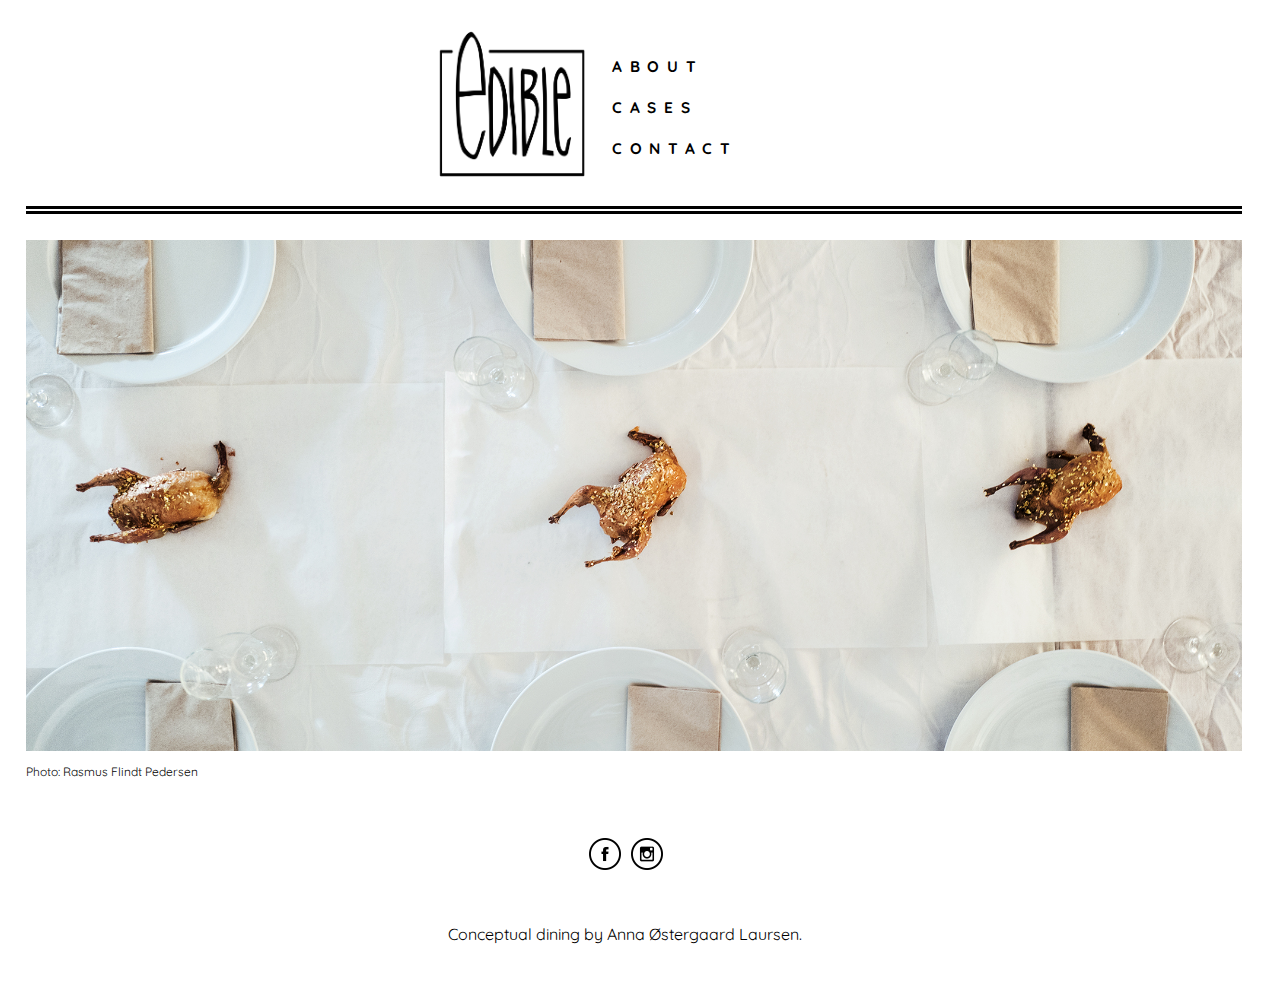
<file: index.html>
<!DOCTYPE html>
<html lang="en">

<head>
    <meta charset="UTF-8">
    <link rel="stylesheet" href="index.css">
    <link href="https://fonts.googleapis.com/css?family=Quicksand" rel="stylesheet">

    <link href="https://fonts.googleapis.com/css?family=Quicksand:700" rel="stylesheet">

    <meta name="viewport" content="width=device-width, initial-scale=1">

    <title>edible</title>
</head>

<body>

    <!--   Navigationslinks og logo-->
    <header>
        <div class="links">
            <div class="logo">






                <a href="index.html"><img src="pics/logo.png" alt></a>



            </div>
            <nav>

                <a href="about.html">ABOUT</a>



                <a href="cases.html">CASES</a>
                <a href="contact.html">CONTACT</a>

            </nav>
        </div>
    </header>

    <!--    de to streger under navigation-->

    <div class="topbox"></div>
    <!--forside billed-->

    <div class="frontpic">

    </div>
    <div class="billedtext">
        <p>Photo: Rasmus Flindt Pedersen</p>
    </div>



    <!--Facebook instagram-->
    <div class="sociallink">
        <div class="facebook">


            <a href="https://www.facebook.com/madingenioeren/?pnref=about.overview"><img src="pics/facebook.png" alt></a>

        </div>
        <div class="instagram">


            <a href="https://www.instagram.com/edible_cph/"><img src="pics/intsagram.png" alt></a>


        </div>

    </div>
    <!--   -->
    <footer>
        <p>Conceptual dining by Anna Østergaard Laursen.</p>
    </footer>




</body>

</html>
</file>
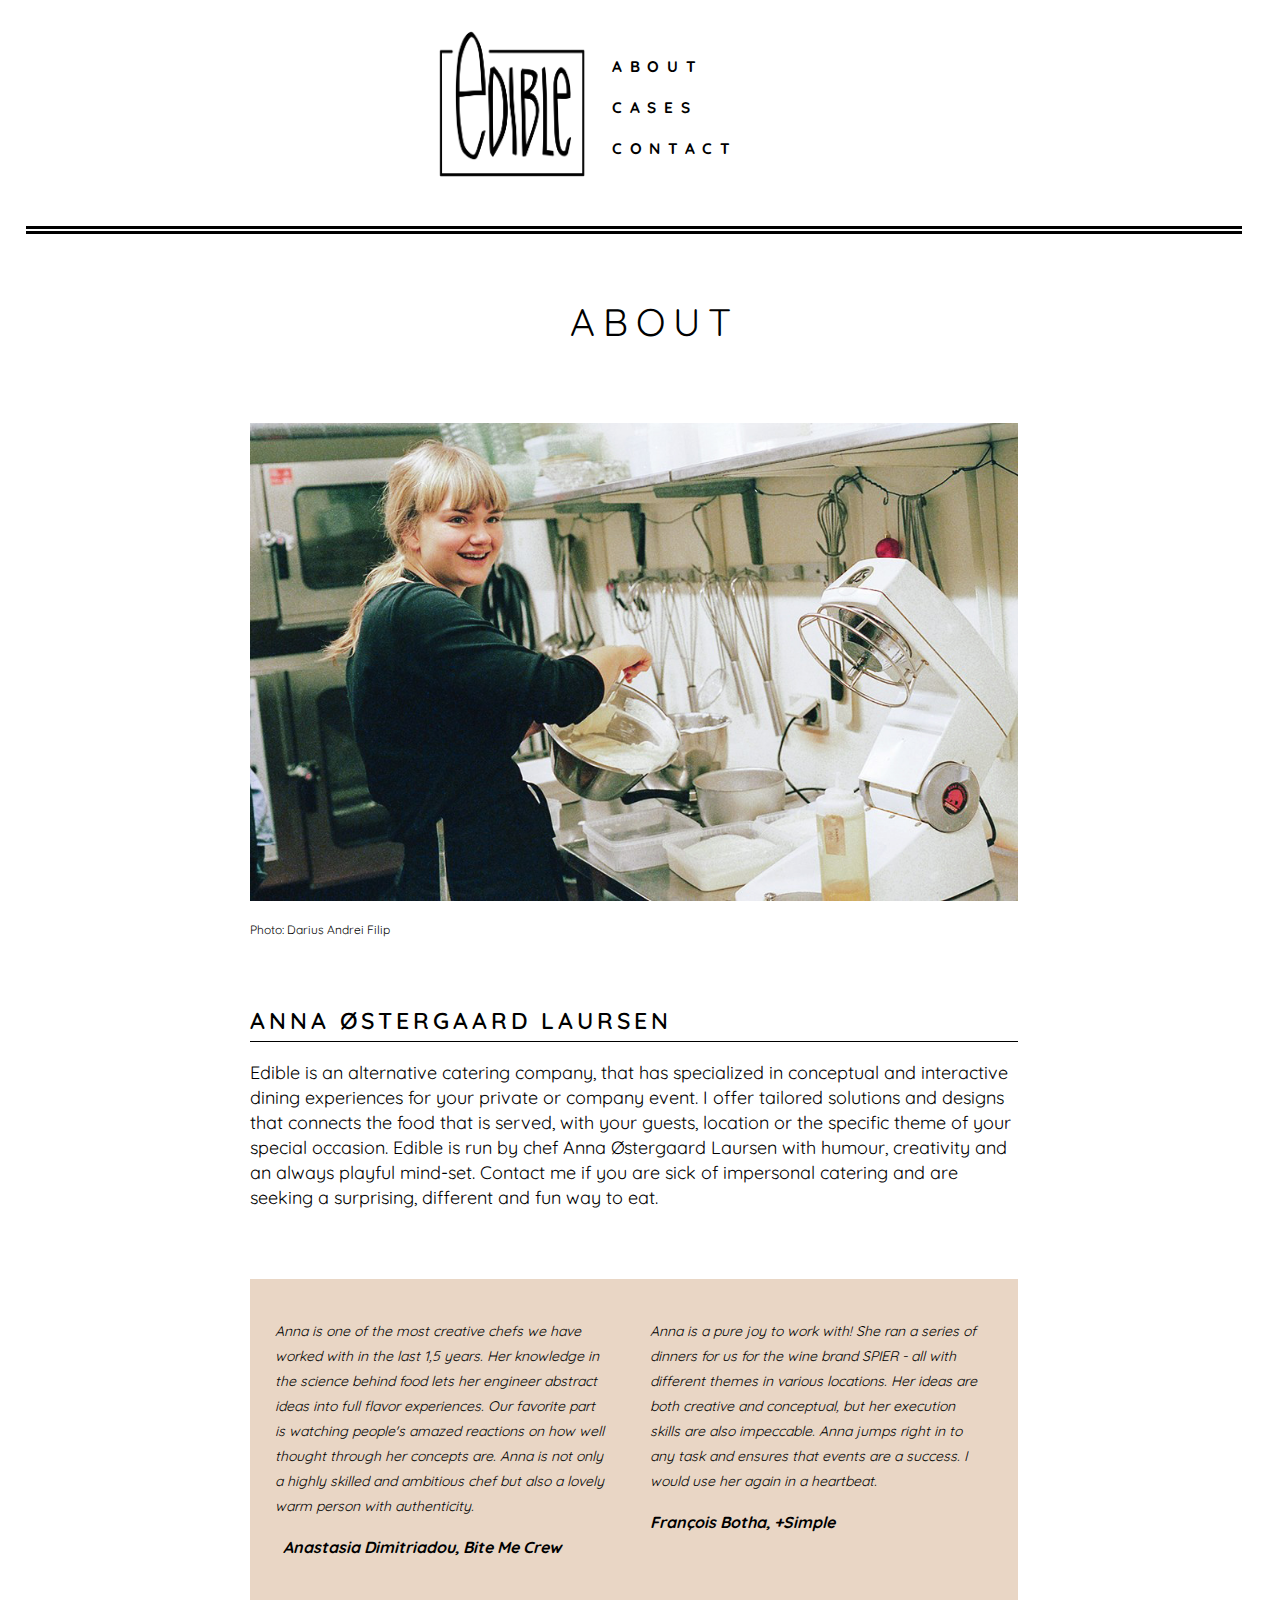
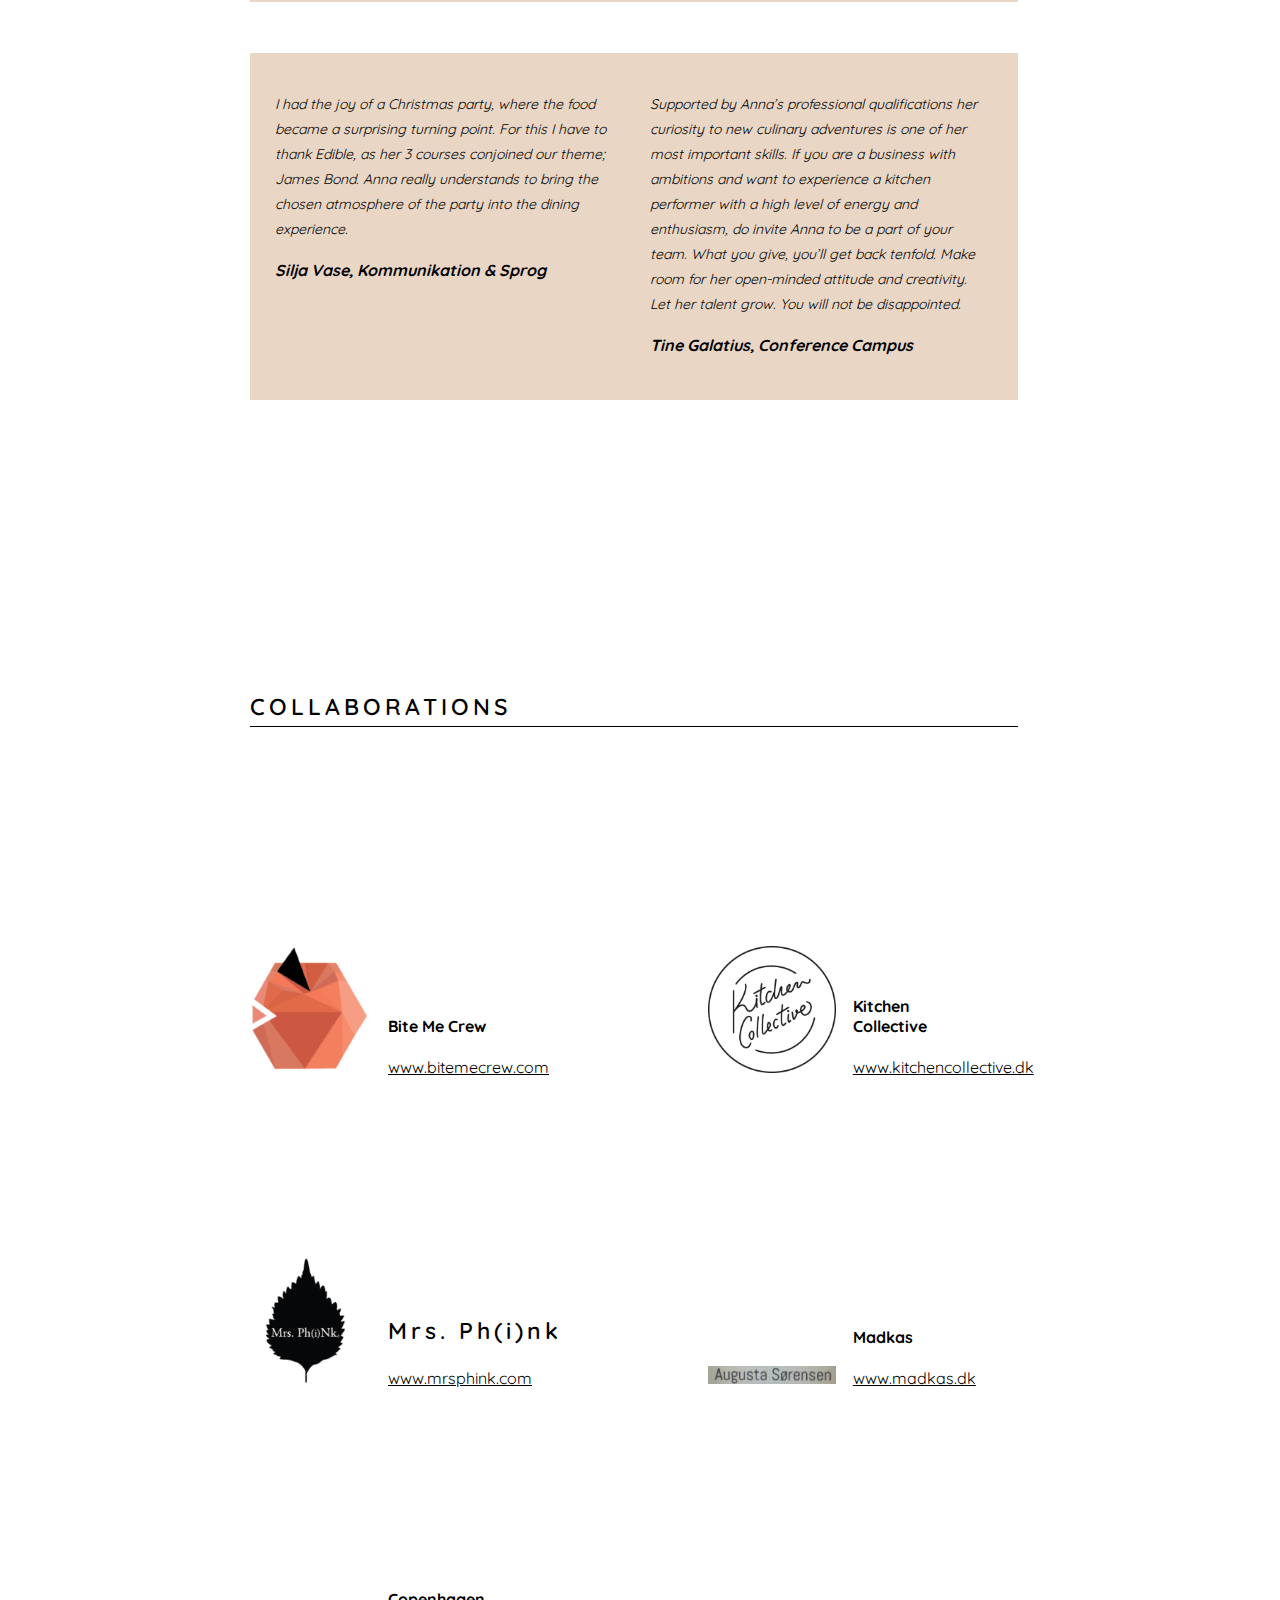
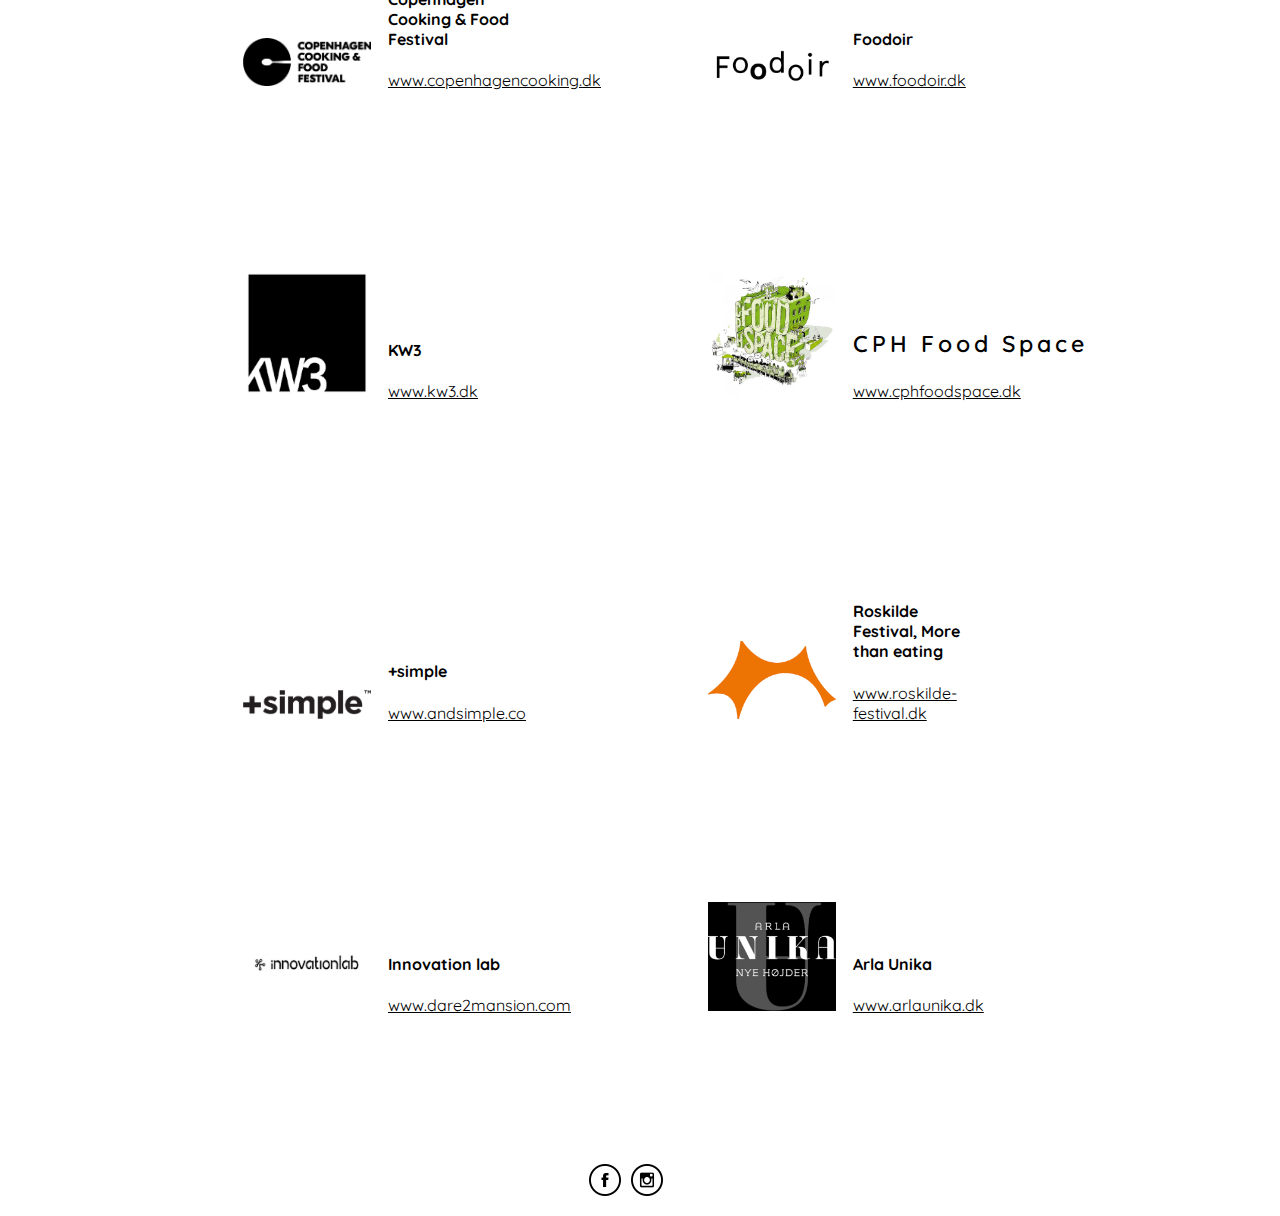
<file: about.html>
<!DOCTYPE html>
<html lang="en">

<head>
    <meta charset="UTF-8">
    <link rel="stylesheet" href="about.css">
    <link href="https://fonts.googleapis.com/css?family=Quicksand" rel="stylesheet">

    <link href="https://fonts.googleapis.com/css?family=Quicksand:700" rel="stylesheet">
    <meta name="viewport" content="width=device-width, initial-scale=1">
    <title>edible</title>
</head>

<body>
    <header>


        <!--   Navigationslinks og logo-->
        <div class="links">
            <div class="logo">
                <a href="index.html"><img src="pics/logo.png" alt></a>
            </div>
            <nav>

                <a href="about.html">ABOUT</a>
                <a href="cases.html">CASES</a>
                <a href="contact.html">CONTACT</a>

            </nav>
        </div>
    </header>
    <!--de to streger under navigation-->
    <div class="topbox"></div>

    <h1>ABOUT</h1>
    <!--Billed af anna-->
    <div class="sectionwrapper_about">
        <div class="billed_anna">
            <img src="pics/anna2.jpg" alt>
            <div class="billedtext">
                <p> Photo: Darius Andrei Filip</p>

            </div>

        </div>




        <div class="textbox_about">

            <h2>ANNA ØSTERGAARD LAURSEN</h2>
            <!--streg under underoverskrift-->
            <div class="streg"></div>


            <!--om anna-->
            <div class="text_about">
                <p>
                    Edible is an alternative catering company, that has specialized in conceptual and interactive dining experiences for your private or company event. I offer tailored solutions and designs that connects the food that is served, with your guests, location or the specific theme of your special occasion. Edible is run by chef Anna Østergaard Laursen with humour, creativity and an always playful mind-set. Contact me if you are sick of impersonal catering and are seeking a surprising, different and fun way to eat.


                </p>
                <!--Reviews-->



            </div>
        </div>
    </div>

    <!--    bitme og simple-->
    <div class="sectionwrapper_biteme_simple">

        <div class="bitme">

            <p>

                Anna is one of the most creative chefs we have worked with in the last 1,5 years. Her knowledge in the science behind food lets her engineer abstract ideas into full flavor experiences. Our favorite part is watching people's amazed reactions on how well thought through her concepts are. Anna is not only a highly skilled and ambitious chef but also a lovely warm person with authenticity. </p>
            <div class="afsender">
                <p>  Anastasia Dimitriadou, Bite Me Crew </p>
            </div>




        </div>
        <div class="simple">


            <p>

                Anna is a pure joy to work with! She ran a series of dinners for us for the wine brand SPIER - all with different themes in various locations. Her ideas are both creative and conceptual, but her execution skills are also impeccable. Anna jumps right in to any task and ensures that events are a success. I would use her again in a heartbeat.
            </p>
            <div class="afsender">
                <p>François Botha, +Simple</p>
            </div>




        </div>

    </div>

    <!--    conference og silja-->
    <div class="sectionwrapper_conference_silja">
        <div class="silja">

            <p>


                I had the joy of a Christmas party, where the food became a surprising turning point. For this I have to thank Edible, as her 3 courses conjoined our theme; James Bond. Anna really understands to bring the chosen atmosphere of the party into the dining experience.
            </p>
            <div class="afsender">
                <p>Silja Vase, Kommunikation &amp; Sprog</p>
            </div>


        </div>

        <div class="conference">

            <p>

                Supported by Anna’s professional qualifications her curiosity to new culinary adventures is one of her most important skills. If you are a business with ambitions and want to experience a kitchen performer with a high level of energy and enthusiasm, do invite Anna to be a part of your team. What you give, you’ll get back tenfold. Make room for her open-minded attitude and creativity. Let her talent grow. You will not be disappointed. </p>
            <div class="afsender">
                <p> Tine Galatius, Conference Campus</p>
            </div>



        </div>







    </div>


    <!--samarbejder-->

    <div class="collabroations">
        <h3>COLLABORATIONS
        </h3>

        <div class="streg2"></div>


    </div>

    <!--    Bite me-->
    <div class="sectionwrapper_colla">
        <div class="logoref_col">
            <img src="pics/logo/biteme.png" alt>
            <div class="logoref_col_text">
                <h4>Bite Me Crew </h4>

                <a href="http://www.bitemecrew.com/">www.bitemecrew.com</a>
            </div>
        </div>

        <!--    kitchen collective-->
        <div class="logoref_col">
            <img src="pics/logo/kitchen.png" alt>
            <div class="logoref_col_text">

                <h4>Kitchen Collective</h4>

                <a href="http://www.kitchencollective.dk/">www.kitchencollective.dk</a>
            </div>
        </div>

    </div>

    <!--mrs. phink-->
    <div class="sectionwrapper_colla">
        <div class="logoref_col">
            <img src="pics/logo/phink.png" alt>
            <div class="logoref_col_text">

                <h3>Mrs. Ph(i)nk</h3>

                <a href="http://www.mrsphink.com/"> www.mrsphink.com</a>
            </div>
        </div>



        <!--madkas-->
        <div class="logoref_col">
            <img src="pics/logo/augusta.png" alt>
            <div class="logoref_col_text">

                <h4>Madkas </h4>

                <a href="http://www.madkas.dk/"> www.madkas.dk</a>
            </div>
        </div>
    </div>

    <div class="sectionwrapper_colla">
        <!--Copenahagen Cooking-->
        <div class="logoref_col">
            <img src="pics/logo/foodfestival.png" alt>
            <div class="logoref_col_text">

                <h4>Copenhagen Cooking &amp; Food Festival </h4>

                <a href="http://www.copenhagencooking.dk/"> www.copenhagencooking.dk</a>
            </div>
        </div>
        <!--Foodoir-->
        <div class="logoref_col">
            <img src="pics/logo/foodoir.png" alt>
            <div class="logoref_col_text">

                <h4>Foodoir </h4>

                <a href="http://www.foodoir.dk/"> www.foodoir.dk</a>
            </div>
        </div>
    </div>

    <div class="sectionwrapper_colla">
        <!--kw3-->
        <div class="logoref_col">
            <img src="pics/logo/kw3.png" alt>
            <div class="logoref_col_text">

                <h4>KW3 </h4>

                <a href="http://www.kw3.dk/">www.kw3.dk</a>
            </div>
        </div>
        <!--CPH Food space-->

        <div class="logoref_col">
            <img src="pics/logo/foodspace.png" alt>
            <div class="logoref_col_text">

                <h3>CPH Food Space</h3>

                <a href=" http://cphfoodspace.dk/"> www.cphfoodspace.dk</a>
            </div>
        </div>
    </div>

    <!--simple-->


    <div class="sectionwrapper_colla">
        <div class="logoref_col">
            <img src="pics/logo/simple.png" alt>
            <div class="logoref_col_text">

                <h4>+simple</h4>

                <a href="http://andsimple.co/">     www.andsimple.co</a>
            </div>
        </div>
        <!--roskilde festival-->

        <div class="logoref_col">
            <img src="pics/logo/ros.png" alt>
            <div class="logoref_col_text">

                <h4>Roskilde Festival, More than eating </h4>

                <a href="http://www.roskilde-festival.dk/"> www.roskilde-festival.dk</a>
            </div>
        </div>

    </div>

    <div class="sectionwrapper_colla">
        <!--innovation lab-->
        <div class="logoref_col">
            <img src="pics/logo/innovationlab.png" alt>
            <div class="logoref_col_text">

                <h4>Innovation lab </h4>

                <a href="http://dare2mansion.com/en/be- mansioner/">www.dare2mansion.com</a>
            </div>
        </div>

        <!--arla unika-->
        <div class="logoref_col">
            <img src="pics/logo/unika.png" alt>
            <div class="logoref_col_text">

                <h4>Arla Unika</h4>

                <a href="http://www.arlaunika.dk/">      www.arlaunika.dk</a>
            </div>
        </div>


    </div>


    <!--Facebook instagram-->


    <div class="sociallink">
        <div class="facebook">


            <a href="https://www.facebook.com/madingenioeren/?pnref=about.overview"><img src="pics/facebook.png" alt></a>

        </div>
        <div class="instagram">


            <a href="https://www.instagram.com/edible_cph/"><img src="pics/intsagram.png" alt></a>


        </div>
    </div>



</body>

</html>
</file>
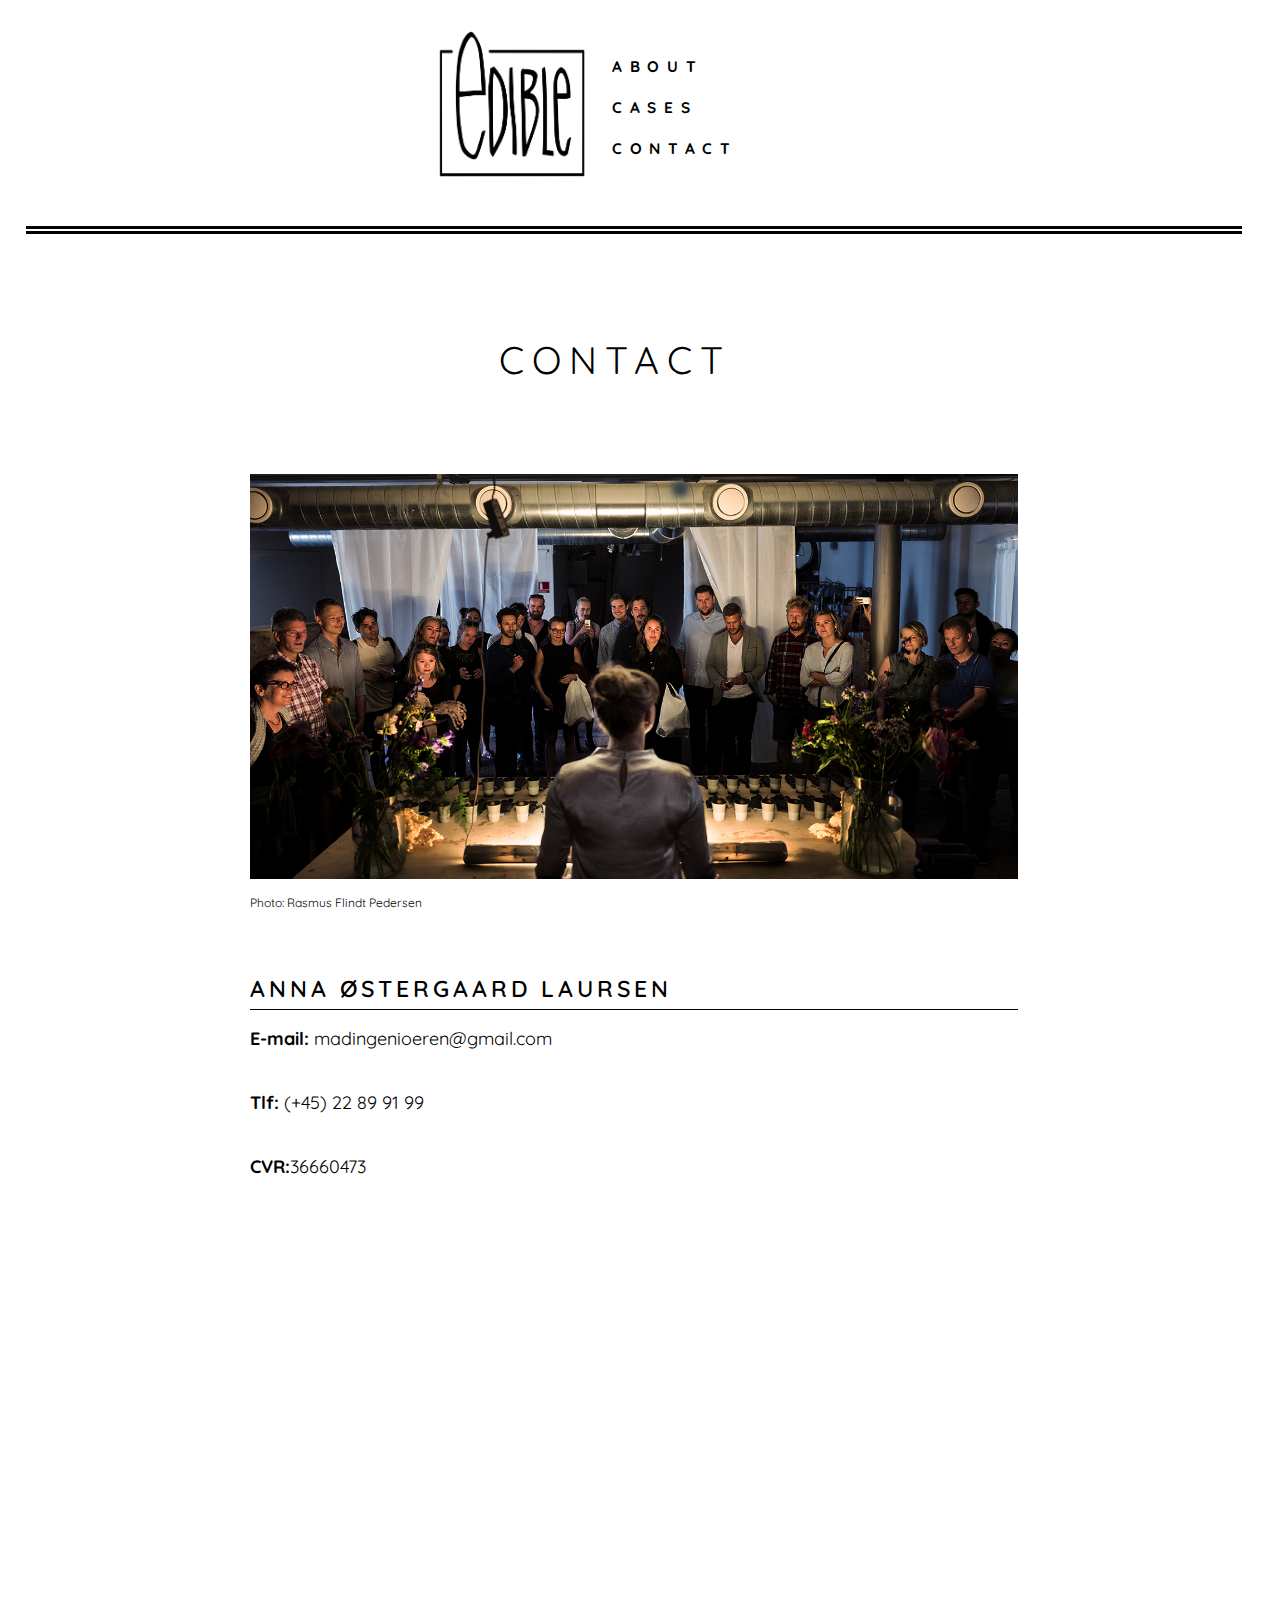
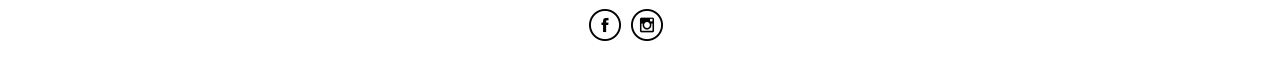
<file: contact.html>
<!DOCTYPE html>
<html lang="en">

<head>
    <meta charset="UTF-8">
    <link rel="stylesheet" href="contact.css">
    <link href="https://fonts.googleapis.com/css?family=Quicksand" rel="stylesheet">

    <link href="https://fonts.googleapis.com/css?family=Quicksand:700" rel="stylesheet">
    <meta name="viewport" content="width=device-width, initial-scale=1">
    <title>edible</title>
</head>

<body>
    <header>
        <!--       top naivgationslinks og logo-->
        <div class="links">
            <div class="logo">
                <a href="index.html"><img src="pics/logo.png" alt></a>

            </div>
            <nav>

                <a href="about.html">ABOUT</a>
                <a href="cases.html">CASES</a>
                <a href="contact.html">CONTACT</a>

            </nav>

        </div>
    </header>

    <!--   det to streger under navigation-->
    <div class="topbox"></div>


    <h1>CONTACT</h1>

    <!--contact-->


    <div class="sectionwrapper_contact">
        <div class="billed_contact">
            <img src="pics/contact.jpg" alt>

            <div class="billedtext">
                <p>Photo: Rasmus Flindt Pedersen</p>
            </div>

        </div>



        <!--teksten under billed-->
        <div class="textbox_contact">
            <div class="text_contact">

                <h2>
                    ANNA ØSTERGAARD LAURSEN
                </h2>
                <div class="streg"></div>

                <ul>
                    <li><strong>E-mail:</strong> madingenioeren@gmail.com</li>
                    <li> <strong>Tlf: </strong>(+45) 22 89 91 99</li>
                    <li><strong>CVR:</strong>36660473</li>

                </ul>
            </div>
        </div>
    </div>

    <!--Facebook instagram-->

    <div class="sociallink">
        <div class="facebook">


            <a href="https://www.facebook.com/madingenioeren/?pnref=about.overview"><img src="pics/facebook.png" alt></a>

        </div>
        <div class="instagram">


            <a href="https://www.instagram.com/edible_cph/"><img src="pics/intsagram.png" alt></a>


        </div>
    </div>



</body>

</html>
</file>
<file: index.css>
body {
    margin-left: 2vw;
    margin-right: 2vw;
    width: 95vw;
    font-family: 'Quicksand', sans-serif;
}

/*toppen af siden*/

header {
    height: 15vw;
}
.logo {
    width: 15vw;
    height: 15vw;
    display: inline-block;
    vertical-align: top;
}
.logo img {
    height: 15vw;
}
.logo img:hover {
    -webkit-transform: scale(1.1);
    -ms-transform: scale(1.1);
    transform: scale(1.1);
}
.links {
    width: 34vw;
    margin-left: auto;
    margin-right: auto;
}
nav {
    width: 10vw;
    display: inline-block;
    vertical-align: top;
    margin-top: 3.8vw;
}
nav a {
    width: 10vw;
    height: 3.2vw;
    font-size: 1.2vw;
    text-decoration: none;
    font-family: 'Quicksand', sans-serif;
    color: black;
    display: block;
    letter-spacing: 0.6vw;
    font-weight: 900;
}
nav a:hover {
    -webkit-transform: scale(1.1);
    -ms-transform: scale(1.1);
    transform: scale(1.1);
}

/*de to streger*/

.topbox {
    height: 0.5vw;
    border-bottom: solid;
    border-bottom-style: double;
    border-bottom-width: 0.7vw;
}

/*forsidebillede*/

.frontpic {
    margin-top: 2vw;
    background-image: url(pics/forsidedesktop2.jpg);
    height: 40vw;
    background-size: contain;
    background-repeat: no-repeat;
}
.billedtext p {
    font-size: 12px;
}

/*facebook instagram*/

.sociallink {
    margin-top: 4vw;
    width: 7vw;
    margin-left: auto;
    margin-right: auto;
    padding: 8px;
}
.facebook {
    width: 3vw;
    display: inline-block;
    vertical-align: top;
}
.facebook img {
    width: 2.5vw;
}
.facebook img:hover {
    -webkit-transform: scale(1.1);
    -ms-transform: scale(1.1);
    transform: scale(1.1);
}
.instagram {
    width: 3vw;
    display: inline-block;
    vertical-align: top;
}
.instagram img {
    width: 2.5vw;
}
.instagram img:hover {
    -webkit-transform: scale(1.1);
    -ms-transform: scale(1.1);
    transform: scale(1.1);
}

/*bund text*/

footer {
    font-family: 'Quicksand', sans-serif;
    width: 95vw;
    display: inline-block;
    text-align: center;
    padding: 2vw 0vw;
    margin-left: -9px;
    margin-bottom: -9px;
    font-size: 16px;
}

/*tablet lavformat*/

@media screen and (min-width:628px) and (max-width:1024px) {
    /*    hele top menuen*/
    header {
        height: 20vw;
    }
    .links {
        width: 40vw;
        margin-left: auto;
        margin-right: auto;
    }
    nav {
        width: 10vw;
        margin-top: 5vw;
    }
    nav a {
        width: 15vw;
        height: 4.4vw;
        font-size: 1.7vw;
    }
    .logo {
        width: 20vw;
        height: 20vw;
    }
    .logo img {
        height: 20vw;
    }
    .frontpic {
        background-image: url(pics/tabletlavformat2.jpg);
        height: 56vw;
    }
    /*    Facebook instagram*/
    .sociallink {
        width: 13vw;
    }
    .facebook {
        width: 3vw;
        display: inline-block;
        vertical-align: top;
        padding: 1vw;
    }
    .facebook img {
        width: 3.5vw;
    }
    .instagram {
        width: 3vw;
        display: inline-block;
        vertical-align: top;
        padding: 1vw;
    }
    .instagram img {
        width: 3.5vw;
    }
}

/*tablet højformat*/

@media screen and (orientation: portrait) and (max-width: 768px) {
    /*    hele top menuen*/
    header {
        height: 25vw;
    }
    .links {
        width: 45vw;
        margin-left: auto;
        margin-right: auto;
    }
    nav {
        width: 15vw;
        margin-top: 8vw;
    }
    nav a {
        width: 20vw;
        height: 4.4vw;
        font-size: 2vw;
    }
    .logo {
        width: 25vw;
        height: 25vw;
    }
    .logo img {
        height: 25vw;
    }
    .frontpic {
        background-image: url(pics/tablethoejformat2.jpg);
        height: 88vw;
    }
    /*    Facebook instagram*/
    .sociallink {
        width: 15vw;
    }
    .facebook {
        width: 5vw;
        display: inline-block;
        vertical-align: top;
        padding: 1vw;
    }
    .facebook img {
        width: 4.5vw;
    }
    .instagram {
        width: 5vw;
        display: inline-block;
        vertical-align: top;
        padding: 1vw;
    }
    .instagram img {
        width: 4.5vw;
    }
}

/*mobil landscape*/

@media screen and (orientation: landscape) and (max-width: 690px) {
    /*    hele top menuen*/
    header {
        height: 25vw;
    }
    .links {
        width: 44vw;
        margin-left: auto;
        margin-right: auto;
    }
    nav {
        width: 15vw;
        margin-top: -1vw;
    }
    nav a {
        width: 20vw;
        height: 3vw;
        font-size: 2.5vw;
        margin-top: 5vw;
        margin-bottom: 5vw;
    }
    .logo {
        width: 25vw;
        height: 25vw;
    }
    .logo img {
        height: 25vw;
    }
    .topbox {
        border-bottom-width: 1vw;
    }
    .frontpic {
        background-image: url(pics/mobillavformat2.jpg);
        height: 35vw;
    }
    /*    Facebook instagram*/
    .sociallink {
        width: 16vw;
    }
    .facebook {
        width: 5vw;
        display: inline-block;
        vertical-align: top;
        padding: 1vw;
    }
    .facebook img {
        width: 5vw;
    }
    .instagram {
        width: 5vw;
        padding: 1vw;
    }
    .instagram img {
        width: 5vw;
    }
    footer {
        font-size: 12px;
    }
}

/*mobil portrait*/

@media screen and (orientation: portrait) and (max-width:690px) {
    .frontpic {
        background-image: url(pics/tablethoejformat2.jpg);
        height: 88vw;
    }
    /*    hele top menuen*/
    header {
        height: 40vw;
    }
    .links {
        width: 75vw;
        margin-left: auto;
        margin-right: auto;
    }
    nav {
        width: 30vw;
        margin-top: 0vw;
    }
    nav a {
        width: 35vw;
        height: 3vw;
        font-size: 4vw;
        margin-top: 8vw;
        margin-bottom: 8vw;
    }
    .logo {
        width: 40vw;
        height: 40vw;
    }
    .logo img {
        height: 40vw;
    }
    .topbox {
        border-bottom-width: 1.7vw;
    }
    /*    Facebook instagram*/
    .sociallink {
        width: 20vw;
    }
    .facebook {
        width: 7vw;
        display: inline-block;
        vertical-align: top;
        padding: 1vw;
    }
    .facebook img {
        width: 7vw;
    }
    .instagram {
        width: 7vw;
        padding: 1vw;
    }
    .instagram img {
        width: 7vw;
    }
    footer {
        font-size: 12px;
    }
}
</file>
<file: about.css>
body {
    margin-left: 2vw;
    margin-right: 2vw;
    width: 95vw;
    font-family: 'Quicksand', sans-serif;
}

/*toppen af siden navition og logo*/

header {
    height: 15vw;
}
.logo {
    width: 15vw;
    height: 15vw;
    display: inline-block;
    vertical-align: top;
}
.logo img {
    height: 15vw;
}
.logo img:hover {
    -webkit-transform: scale(1.1);
    -ms-transform: scale(1.1);
    transform: scale(1.1);
}
.links {
    width: 34vw;
    margin-left: auto;
    margin-right: auto;
}
nav {
    width: 10vw;
    display: inline-block;
    vertical-align: top;
    margin-top: 3.8vw;
}
nav a {
    width: 10vw;
    height: 3.2vw;
    font-size: 1.2vw;
    text-decoration: none;
    font-family: 'Quicksand', sans-serif;
    color: black;
    display: block;
    letter-spacing: 0.6vw;
    font-weight: 900;
}
nav a:hover {
    -webkit-transform: scale(1.1);
    -ms-transform: scale(1.1);
    transform: scale(1.1);
}

/*de to streger under navigation*/

.topbox {
    height: 2vw;
    border-bottom: solid;
    border-bottom-style: double;
    border-bottom-width: 0.7vw;
}

/*overskrift*/

h1 {
    margin-left: auto;
    margin-right: auto;
    width: 10vw;
    letter-spacing: 8px;
    font-size: 3vw;
    font-weight: 400;
    margin-top: 5vw;
}

/*underoverkrift*/

h2 {
    font-size: 1.8vw;
    letter-spacing: 4px;
    font-weight: 600;
}
h3 {
    font-size: 1.8vw;
    letter-spacing: 4px;
    font-weight: 600;
    width: 23vw;
    text-align: left;
    float: left;
}

/*text*/

p {
    font-size: 18px;
    line-height: 25px;
}

/* OM ANNA*/

.streg {
    border-top: solid;
    border-width: 0.1vw;
    margin-top: -1vw;
}
.sectionwrapper_about {
    padding: 4vw;
    width: 60vw;
    margin-left: auto;
    margin-right: auto;
}
.billedtext p {
    font-size: 12px;
}
.billed_anna {
    width: 60vw;
    vertical-align: top;
}
.billed_anna img {
    width: 60vw;
}
.textbox_about {
    width: 60vw;
    margin-top: 5vw;
}
.textbox h2 {
    width: 60vw;
}
.text_about {
    width: 60vw;
}
.text_about a {
    text-decoration: none;
    color: firebrick;
}

/*Folk der taler godt om anna(biteme og simple)*/

.sectionwrapper_biteme_simple {
    margin-left: auto;
    margin-right: auto;
    width: 60vw;
    background-color: #E9D6C5;
}
.bitme {
    padding: 2vw;
    width: 25vw;
    display: inline-block;
}
.bitme p {
    width: 26vw;
    font-size: 14px;
    font-style: italic;
}
.simple {
    padding: 2vw;
    width: 25vw;
    vertical-align: top;
    display: inline-block;
}
.simple p {
    width: 26vw;
    font-size: 14px;
    font-style: italic;
}

/*Folk der taler godt om anna(tine og silja)*/

.sectionwrapper_conference_silja {
    margin-top: 4vw;
    margin-left: auto;
    margin-right: auto;
    width: 60vw;
    background-color: #E9D6C5;
}
.conference {
    padding: 2vw;
    width: 25vw;
    display: inline-block;
}
.conference p {
    width: 26vw;
    font-size: 14px;
    font-style: italic;
}
.silja {
    padding: 2vw;
    width: 25vw;
    vertical-align: top;
    display: inline-block;
}
.silja p {
    width: 26vw;
    font-size: 14px;
    font-style: italic;
}
.afsender p {
    font-style: italic;
    font-weight: 800;
    font-size: 16px;
}

/*streg under collabroations*/

.collabroations {
    padding: 10vw;
    width: 60vw;
    margin-left: auto;
    margin-right: auto;
    margin-top: 11vw;
}
.streg2 {
    width: 60vw;
    margin-left: auto;
    margin-right: auto;
    border-top: solid;
    border-width: 0.1vw;
    margin-top: 4.5vw;
}

/*alle logoer og tekster om samarbejdspartner*/

.logoref_col {
    margin-left: auto;
    margin-right: auto;
    width: 22vw;
    padding: 7vw;
    display: inline-block;
}
.logoref_col img {
    margin-left: auto;
    margin-right: auto;
    width: 10vw;
    display: inline-block;
}
.logoref_col_text {
    margin-left: 1vw;
    width: 10vw;
    height: 4vw;
    display: inline-block;
    vertical-align: inherit;
}
.logoref_col_text a {
    margin-top: 1vw;
    color: black;
}
.sectionwrapper_colla {
    width: 75vw;
    margin-right: auto;
    margin-left: auto;
}

/*facebook instagram*/

.sociallink {
    margin-top: 4vw;
    width: 7vw;
    margin-left: auto;
    margin-right: auto;
    padding: 8px;
}
.facebook {
    width: 3vw;
    display: inline-block;
    vertical-align: top;
}
.facebook img {
    width: 2.5vw;
}
.facebook img:hover {
    -webkit-transform: scale(1.1);
    -ms-transform: scale(1.1);
    transform: scale(1.1);
}
.instagram {
    width: 3vw;
    display: inline-block;
    vertical-align: top;
}
.instagram img {
    width: 2.5vw;
}
.instagram img:hover {
    -webkit-transform: scale(1.1);
    -ms-transform: scale(1.1);
    transform: scale(1.1);
}

/*tablet lavformat*/

@media screen and (min-width:628px) and (max-width:1024px) {
    /*    hele top menuen logo og navigation*/
    header {
        height: 20vw;
    }
    .links {
        width: 40vw;
        margin-left: auto;
        margin-right: auto;
    }
    nav {
        width: 10vw;
        margin-top: 5vw;
    }
    nav a {
        width: 15vw;
        height: 4.4vw;
        font-size: 1.7vw;
    }
    .logo {
        width: 20vw;
        height: 20vw;
    }
    .logo img {
        height: 20vw;
    }
    /*    skriftstørrelse*/
    p {
        font-size: 15px;
    }
    /*overskrift*/
    h1 {
        width: 15vw;
        font-size: 3.2vw;
    }
    /*underoverskrift*/
    h2 {
        font-size: 2vw;
    }
    h3 {
        font-size: 2vw;
    }
    /*    textbox større anna about*/
    .text_about {
        width: 60vw;
    }
    /*        collabroation*/
    .sectionwrapper_colla {
        padding: 1vw;
        width: 60vw;
        margin-right: 0vw;
        margin-left: 10vw;
    }
    /*    Facebook instagram*/
    .sociallink {
        width: 13vw;
    }
    .facebook {
        width: 3vw;
        display: inline-block;
        vertical-align: top;
        padding: 1vw;
    }
    .facebook img {
        width: 3.5vw;
    }
    .instagram {
        width: 3vw;
        display: inline-block;
        vertical-align: top;
        padding: 1vw;
    }
    .instagram img {
        width: 3.5vw;
    }
}

/*tablet højformat*/

@media screen and (orientation: portrait) and (max-width: 768px) {
    /*    hele top menuen navigation og log0*/
    header {
        height: 25vw;
    }
    .links {
        width: 45vw;
        margin-left: auto;
        margin-right: auto;
    }
    nav {
        width: 15vw;
        margin-top: 8vw;
    }
    nav a {
        width: 20vw;
        height: 4.4vw;
        font-size: 2vw;
    }
    .logo {
        width: 25vw;
        height: 25vw;
    }
    .logo img {
        height: 25vw;
    }
    /*  ting folk siger godt om anna*/
    .bitme {
        padding: 4vw;
        width: 52vw;
        display: block;
    }
    .bitme p {
        width: 52vw;
    }
    .simple {
        padding: 4vw;
        width: 52vw;
        vertical-align: top;
        display: block;
    }
    .simple p {
        width: 52vw;
    }
    .conference {
        padding: 4vw;
        width: 52vw;
        display: inline-block;
    }
    .conference p {
        width: 52vw;
    }
    .silja {
        padding: 4vw;
        width: 52vw;
        vertical-align: top;
        display: block;
    }
    .silja p {
        width: 52vw;
        font-size: 14px;
        font-style: italic;
    }
    /*    Facebook instagram*/
    .sociallink {
        width: 15vw;
    }
    .facebook {
        width: 5vw;
        display: inline-block;
        vertical-align: top;
        padding: 1vw;
    }
    .facebook img {
        width: 4.5vw;
    }
    .instagram {
        width: 5vw;
        display: inline-block;
        vertical-align: top;
        padding: 1vw;
    }
    .instagram img {
        width: 4.5vw;
    }
}

/*mobil landscape*/

@media screen and (orientation: landscape) and (max-width: 690px) {
    /*    hele top menuen navigation og logo*/
    header {
        height: 25vw;
    }
    .links {
        width: 44vw;
        margin-left: auto;
        margin-right: auto;
    }
    nav {
        width: 15vw;
        margin-top: -1vw;
    }
    nav a {
        width: 20vw;
        height: 3vw;
        font-size: 2.5vw;
        margin-top: 5vw;
        margin-bottom: 5vw;
    }
    .logo {
        width: 25vw;
        height: 25vw;
    }
    .logo img {
        height: 25vw;
    }
    /*    streg under navigation*/
    .topbox {
        border-bottom-width: 1vw;
    }
    /*overskrift*/
    h1 {
        width: 19vw;
        font-size: 4vw;
    }
    /*underoverskrift*/
    h2 {
        font-size: 2.5vw;
        letter-spacing: 4px;
        font-weight: 600;
    }
    h3 {
        font-size: 2.5vw;
        letter-spacing: 4px;
        font-weight: 600;
    }
    /*text størrelse*/
    p {
        font-size: 15px;
    }
    /*  ting folk siger godt om anna*/
    .bitme {
        padding: 2vw;
        width: 52vw;
        display: block;
    }
    .bitme p {
        width: 52vw;
    }
    .simple {
        padding: 4vw;
        width: 52vw;
        vertical-align: top;
        display: block;
    }
    .simple p {
        width: 52vw;
    }
    .conference {
        padding: 4vw;
        width: 52vw;
        display: inline-block;
    }
    .conference p {
        width: 52vw;
    }
    .silja {
        padding: 4vw;
        width: 52vw;
        vertical-align: top;
        display: block;
    }
    .silja p {
        width: 52vw;
        font-size: 14px;
        font-style: italic;
    }
    /*    Streg under collabroation*/
    .streg2 {
        margin-top: 5.7vw;
    }
    .sectionwrapper_colla {
        margin-top: -10vw;
        padding: 0vw;
        width: 60vw;
        margin-right: 0vw;
        margin-left: 10vw;
        display: block;
    }
    /*    Facebook instagram*/
    .sociallink {
        width: 16vw;
    }
    .facebook {
        width: 5vw;
        display: inline-block;
        vertical-align: top;
        padding: 1vw;
    }
    .facebook img {
        width: 5vw;
    }
    .instagram {
        width: 5vw;
        padding: 1vw;
    }
    .instagram img {
        width: 5vw;
    }
    footer {
        font-size: 12px;
    }
}

/*mobil højformat*/

@media screen and (orientation: portrait) and (max-width:690px) {
    /*    hele top menuen navigation og logo*/
    header {
        height: 40vw;
    }
    .links {
        width: 75vw;
        margin-left: auto;
        margin-right: auto;
    }
    nav {
        width: 30vw;
        margin-top: 0vw;
    }
    nav a {
        width: 35vw;
        height: 3vw;
        font-size: 4vw;
        margin-top: 8vw;
        margin-bottom: 8vw;
    }
    .logo {
        width: 40vw;
        height: 40vw;
    }
    .logo img {
        height: 40vw;
    }
    /*    de to streger */
    .topbox {
        border-bottom-width: 1.7vw;
    }
    /*overskrift*/
    h1 {
        width: 19vw;
        font-size: 4vw;
    }
    /*underoverskrift*/
    h2 {
        font-size: 3vw;
        letter-spacing: 4px;
        font-weight: 600;
    }
    h3 {
        font-size: 3vw;
    }
    /*    text about anna*/
    .sectionwrapper_about {
        padding: 4vw;
        width: 80vw;
        margin-left: auto;
        margin-right: auto;
    }
    .billed_anna {
        width: 60vw;
        vertical-align: top;
    }
    .billed_anna img {
        width: 80vw;
    }
    .textbox_about {
        width: 80vw;
        margin-top: 5vw;
    }
    .text_about {
        width: 80vw;
    }
    /*    streg under collabroation*/
    .streg2 {
        margin-top: 6.2vw;
    }
    /*text størrelse*/
    p {
        font-size: 15px;
    }
    /*  ting folk siger godt om anna*/
    /*    bite me og simple*/
    .sectionwrapper_biteme_simple {
        margin-left: auto;
        margin-right: auto;
        width: 80vw;
    }
    .bitme {
        padding: 4vw;
        width: 80vw;
        display: block;
    }
    .bitme p {
        width: 72vw;
    }
    .simple {
        padding: 4vw;
        display: block;
    }
    .simple p {
        width: 72vw;
    }
    /*    Silja og conference*/
    .sectionwrapper_conference_silja {
        margin-left: auto;
        margin-right: auto;
        width: 80vw;
    }
    .conference {
        padding: 4vw;
        width: 72vw;
    }
    .conference p {
        width: 72vw;
    }
    .silja {
        padding: 4vw;
        width: 72vw;
    }
    .silja p {
        width: 72vw;
    }
    .sectionwrapper_colla {
        padding: 0vw;
        width: 70vw;
        margin-left: auto;
        margin-right: auto;
        display: block;
    }
    .logoref_col {
        margin-left: auto;
        margin-right: auto;
        width: 35vw;
        height: 45vw;
        margin-top: 10vw;
        margin-bottom: 10vw;
        display: block;
    }
    .logoref_col img {
        margin-left: auto;
        margin-right: auto;
        width: 30vw;
        display: inline-block;
    }
    .logoref_col_text {
        margin-left: 1vw;
        width: 30vw;
        height: 10vw;
        display: block;
        margin-left: auto;
        margin-right: auto;
        vertical-align: sub;
        text-align: left;
    }
    .logoref_col_text a {
        width: 30vw;
        margin-top: 1vw;
        font-size: 3vw;
        color: black;
        margin-left: auto;
        margin-right: auto;
    }
    /*    Facebook instagram*/
    .sociallink {
        width: 20vw;
    }
    .facebook {
        width: 7vw;
        display: inline-block;
        vertical-align: top;
        padding: 1vw;
    }
    .facebook img {
        width: 7vw;
    }
    .instagram {
        width: 7vw;
        padding: 1vw;
    }
    .instagram img {
        width: 7vw;
    }
    footer {
        font-size: 12px;
    }
}
</file>
<file: contact.css>
body {
    margin-left: 2vw;
    margin-right: 2vw;
    width: 95vw;
    font-family: 'Quicksand', sans-serif;
}

/*toppen af siden navigation og logo*/

header {
    height: 15vw;
}
.logo {
    width: 15vw;
    height: 15vw;
    display: inline-block;
    vertical-align: top;
}
.logo img {
    height: 15vw;
}
.logo img:hover {
    -webkit-transform: scale(1.1);
    -ms-transform: scale(1.1);
    transform: scale(1.1);
}
.links {
    width: 34vw;
    margin-left: auto;
    margin-right: auto;
}
nav {
    width: 10vw;
    display: inline-block;
    vertical-align: top;
    margin-top: 3.8vw;
}
nav a {
    width: 10vw;
    height: 3.2vw;
    font-size: 1.2vw;
    text-decoration: none;
    font-family: 'Quicksand', sans-serif;
    color: black;
    display: block;
    letter-spacing: 0.6vw;
    font-weight: 900;
}
nav a:hover {
    -webkit-transform: scale(1.1);
    -ms-transform: scale(1.1);
    transform: scale(1.1);
}

/*de to streger*/

.topbox {
    height: 2vw;
    border-bottom: solid;
    border-bottom-style: double;
    border-bottom-width: 0.7vw;
}

/*overskrift*/

h1 {
    margin-left: auto;
    margin-right: auto;
    width: 21vw;
    letter-spacing: 8px;
    font-size: 3vw;
    font-weight: 400;
    margin-top: 8vw;
}

/*underoverskrift*/

h2 {
    font-size: 1.8vw;
    letter-spacing: 4px;
    font-weight: 600;
}

/*streg*/

.streg {
    border-top: solid;
    border-width: 0.1vw;
    margin-top: -1vw;
}

/*contact billed og tekst*/

.sectionwrapper_contact {
    padding: 5vw;
    width: 60vw;
    margin-left: auto;
    margin-right: auto;
}
.billed_contact {
    width: 27vw;
    vertical-align: top;
}
.billed_contact img {
    width: 60vw;
}
.billedtext p {
    font-size: 12px;
}

/*text og textbox*/

.textbox_contact {
    width: 60vw;
    height: 40vw;
    margin-top: 5vw;
}
.textbox_contact ul {
    padding-left: 0;
}
.textbox_contact li {
    list-style: none;
    height: 5vw;
    list-style-position: inside;
    font-size: 18px;
    line-height: 25px;
    color: black;
}

/*facebook instagram*/

.sociallink {
    margin-top: 4vw;
    width: 7vw;
    margin-left: auto;
    margin-right: auto;
    padding: 8px;
}
.facebook {
    width: 3vw;
    display: inline-block;
    vertical-align: top;
}
.facebook img {
    width: 2.5vw;
}
.facebook img:hover {
    -webkit-transform: scale(1.1);
    -ms-transform: scale(1.1);
    transform: scale(1.1);
}
.instagram {
    width: 3vw;
    display: inline-block;
    vertical-align: top;
}
.instagram img {
    width: 2.5vw;
}
.instagram img:hover {
    -webkit-transform: scale(1.1);
    -ms-transform: scale(1.1);
    transform: scale(1.1);
}

/*tablet lavformat*/

@media screen and (min-width:628px) and (max-width:1024px) {
    /*    hele top menuen navigation og logo*/
    header {
        height: 20vw;
    }
    .links {
        width: 40vw;
        margin-left: auto;
        margin-right: auto;
    }
    nav {
        width: 10vw;
        margin-top: 5vw;
    }
    nav a {
        width: 15vw;
        height: 4.4vw;
        font-size: 1.7vw;
    }
    .logo {
        width: 20vw;
        height: 20vw;
    }
    .logo img {
        height: 20vw;
    }
    .textbox_contact li {
        font-size: 15px;
    }
    /*overskrift*/
    h1 {
        font-size: 3.2vw;
    }
    /*underoverskrift*/
    h2 {
        font-size: 2vw;
    }
    /*    Facebook instagram*/
    .sociallink {
        width: 13vw;
    }
    .facebook {
        width: 3vw;
        display: inline-block;
        vertical-align: top;
        padding: 1vw;
    }
    .facebook img {
        width: 3.5vw;
    }
    .instagram {
        width: 3vw;
        display: inline-block;
        vertical-align: top;
        padding: 1vw;
    }
    .instagram img {
        width: 3.5vw;
    }
}

/*tablet højformat*/

@media screen and (orientation: portrait) and (max-width: 768px) {
    /*hele top menuen navigation og logo*/
    header {
        height: 25vw;
    }
    .links {
        width: 45vw;
        margin-left: auto;
        margin-right: auto;
    }
    nav {
        width: 15vw;
        margin-top: 8vw;
    }
    nav a {
        width: 20vw;
        height: 4.4vw;
        font-size: 2vw;
    }
    .logo {
        width: 25vw;
        height: 25vw;
    }
    .logo img {
        height: 25vw;
    }
    /*overskrift*/
    h1 {
        width: 22vw;
        font-size: 3vw;
    }
    /*underoverskrift*/
    h2 {
        font-size: 2.5vw;
        letter-spacing: 4px;
        font-weight: 600;
    }
    /*text størrelse*/
    .textbox_contact li {
        font-size: 15px;
    }
    /*    Facebook instagram*/
    .sociallink {
        width: 15vw;
    }
    .facebook {
        width: 5vw;
        display: inline-block;
        vertical-align: top;
        padding: 1vw;
    }
    .facebook img {
        width: 4.5vw;
    }
    .instagram {
        width: 5vw;
        display: inline-block;
        vertical-align: top;
        padding: 1vw;
    }
    .instagram img {
        width: 4.5vw;
    }
}

/*mobil landscape*/

@media screen and (orientation: landscape) and (max-width: 690px) {
    /*    hele top menuen navigation og logo*/
    header {
        height: 25vw;
    }
    .links {
        width: 44vw;
        margin-left: auto;
        margin-right: auto;
    }
    nav {
        width: 15vw;
        margin-top: -1vw;
    }
    nav a {
        width: 20vw;
        height: 3vw;
        font-size: 2.5vw;
        margin-top: 5vw;
        margin-bottom: 5vw;
    }
    .logo {
        width: 25vw;
        height: 25vw;
    }
    .logo img {
        height: 25vw;
    }
    .topbox {
        border-bottom-width: 1vw;
    }
    /*overskrift*/
    h1 {
        width: 29vw;
        font-size: 4vw;
    }
    /*underoverskrift*/
    h2 {
        font-size: 2.5vw;
        letter-spacing: 4px;
        font-weight: 600;
    }
    /*contact billed og tekst*/
    .sectionwrapper_contact {
        padding: 4vw;
        width: 80vw;
    }
    .billed_contact {
        width: 80vw;
    }
    .billed_contact img {
        width: 80vw;
    }
    /*text*/
    .textbox_contact {
        width: 80vw;
        margin-top: 4vw;
    }
    /*text størrelse*/
    .textbox_contact li {
        height: 7vw;
        font-size: 13px;
        list-style: none;
    }
    .textbox_contact li a {
        text-decoration: none;
        color: black;
    }
    /*    Facebook instagram*/
    .sociallink {
        width: 16vw;
    }
    .facebook {
        width: 5vw;
        display: inline-block;
        vertical-align: top;
        padding: 1vw;
    }
    .facebook img {
        width: 5vw;
    }
    .instagram {
        width: 5vw;
        padding: 1vw;
    }
    .instagram img {
        width: 5vw;
    }
    footer {
        font-size: 12px;
    }
}

/*mobil portrait*/

@media screen and (orientation: portrait) and (max-width:690px) {
    /*hele top menuen navigation og logo*/
    header {
        height: 40vw;
    }
    .links {
        width: 75vw;
        margin-left: auto;
        margin-right: auto;
    }
    nav {
        width: 30vw;
        margin-top: 0vw;
    }
    nav a {
        width: 35vw;
        height: 3vw;
        font-size: 4vw;
        margin-top: 8vw;
        margin-bottom: 8vw;
    }
    .logo {
        width: 40vw;
        height: 40vw;
    }
    .logo img {
        height: 40vw;
    }
    .topbox {
        border-bottom-width: 1.7vw;
    }
    .textbox_contact li {
        font-size: 12px;
        height: 15vw;
    }
    /*overskrift*/
    h1 {
        width: 31vw;
        font-size: 4vw;
    }
    /*underoverskrift*/
    h2 {
        font-size: 3vw;
        letter-spacing: 4px;
        font-weight: 600;
    }
    /*contact billed og tekst*/
    .sectionwrapper_contact {
        padding: 4vw;
        width: 80vw;
    }
    .billed_contact {
        width: 80vw;
    }
    .billed_contact img {
        width: 80vw;
    }
    /*text*/
    .textbox_contact ul {
        padding-left: 2vw;
    }
    .textbox_contact {
        width: 80vw;
        height: 60vw;
        margin-top: 4vw;
    }
    /*text størrelse*/
    .textbox_contact li {
        height: 12vw;
        font-size: 13px;
        list-style: none;
    }
    .textbox_contact li a {
        text-decoration: none;
        color: black;
    }
    /*    Facebook instagram*/
    .sociallink {
        width: 20vw;
    }
    .facebook {
        width: 7vw;
        display: inline-block;
        vertical-align: top;
        padding: 1vw;
    }
    .facebook img {
        width: 7vw;
    }
    .instagram {
        width: 7vw;
        padding: 1vw;
    }
    .instagram img {
        width: 7vw;
    }
    footer {
        font-size: 12px;
    }
}
</file>
